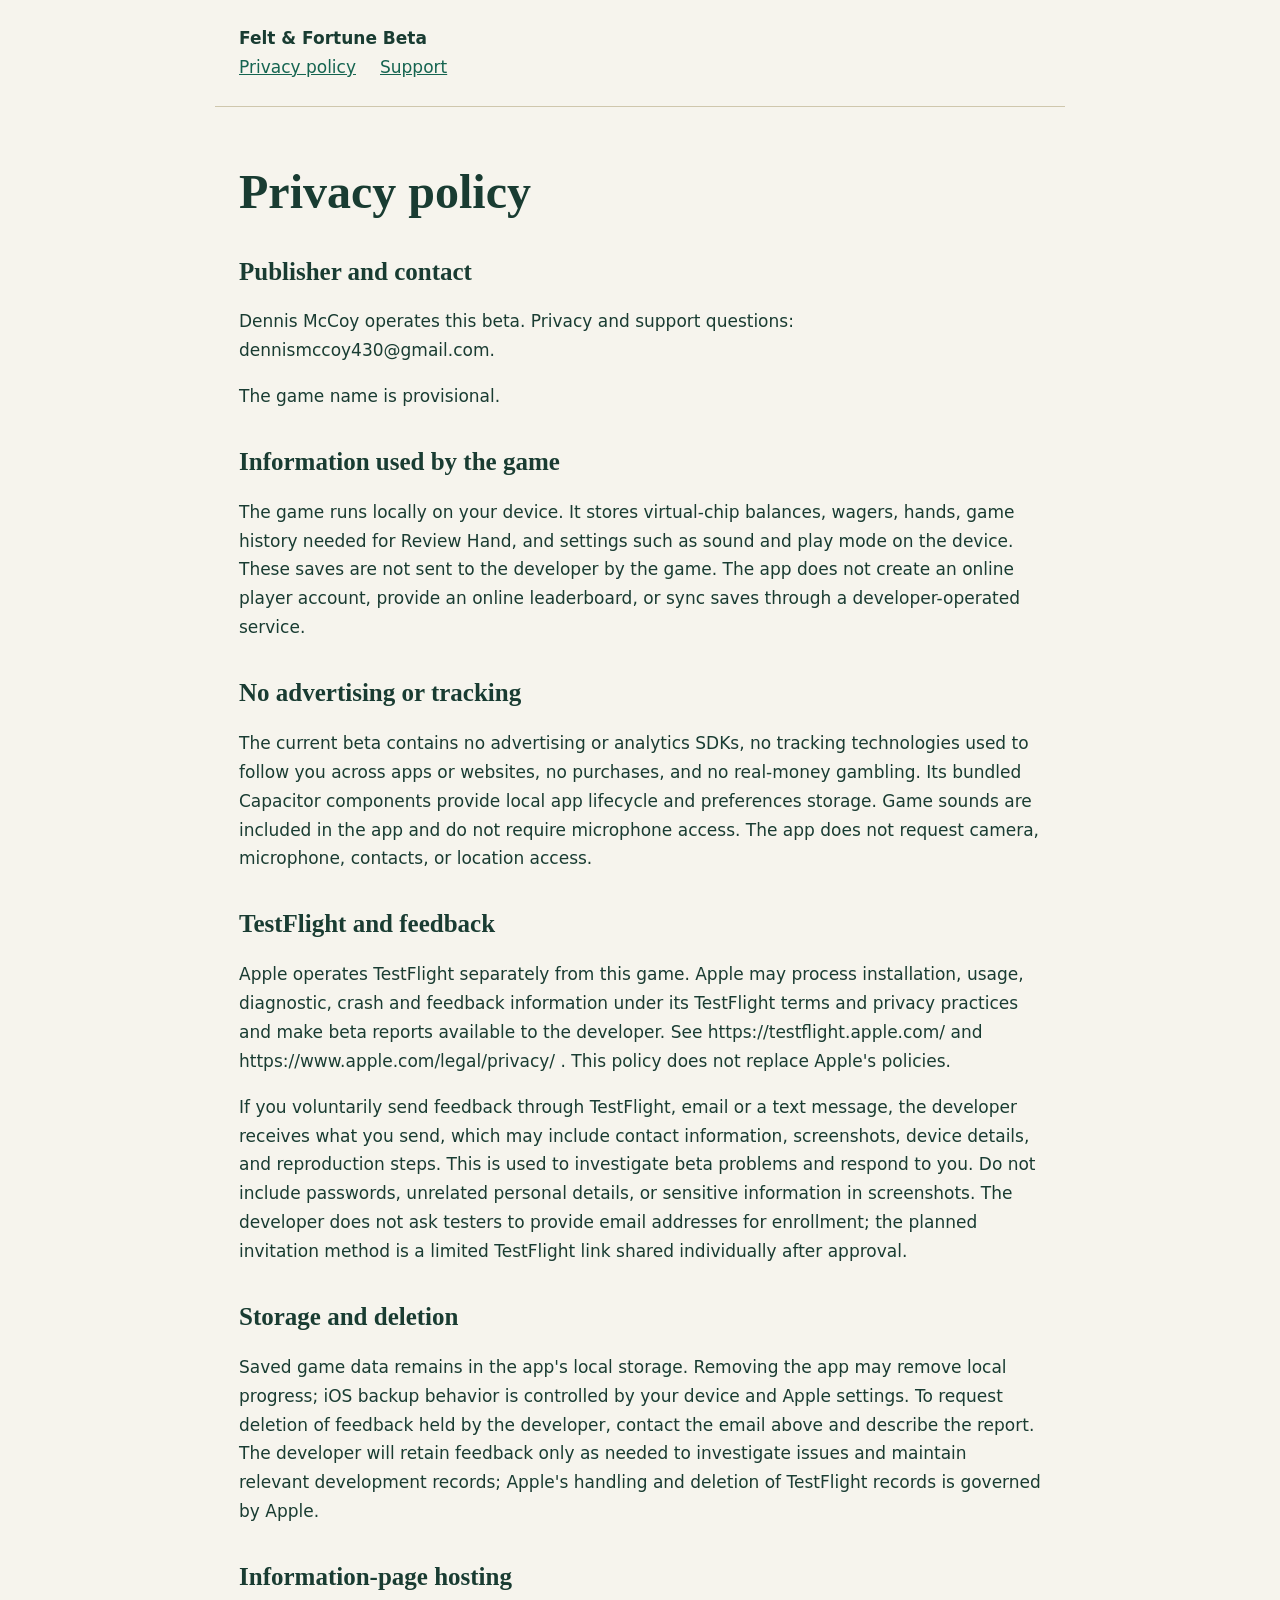
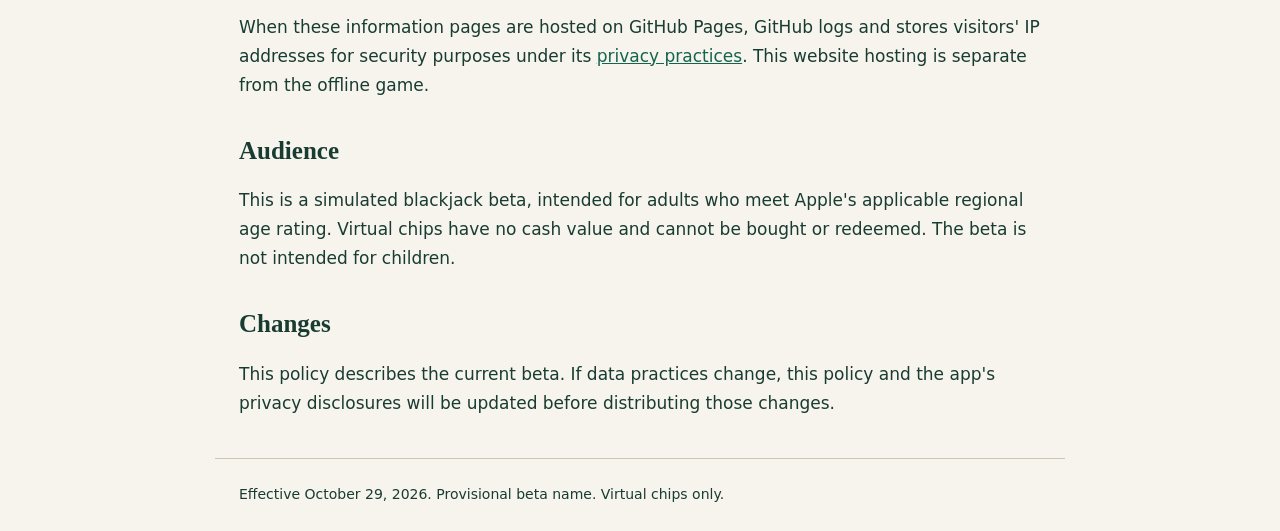
<file: index.html>
<!doctype html><html lang="en"><meta charset="utf-8"><meta name="viewport" content="width=device-width,initial-scale=1"><meta name="robots" content="noindex,nofollow"><title>Privacy policy | Felt &amp; Fortune Beta</title><link rel="stylesheet" href="style.css"><header><strong>Felt &amp; Fortune Beta</strong><nav aria-label="Information"><a href="index.html">Privacy policy</a><a href="support.html">Support</a></nav></header><main><h1>Privacy policy</h1><h2>Publisher and contact</h2><p>Dennis McCoy operates this beta. Privacy and support questions: dennismccoy430@gmail.com.</p><p>The game name is provisional.</p><h2>Information used by the game</h2><p>The game runs locally on your device. It stores virtual-chip balances, wagers, hands, game history needed for Review Hand, and settings such as sound and play mode on the device. These saves are not sent to the developer by the game. The app does not create an online player account, provide an online leaderboard, or sync saves through a developer-operated service.</p><h2>No advertising or tracking</h2><p>The current beta contains no advertising or analytics SDKs, no tracking technologies used to follow you across apps or websites, no purchases, and no real-money gambling. Its bundled Capacitor components provide local app lifecycle and preferences storage. Game sounds are included in the app and do not require microphone access. The app does not request camera, microphone, contacts, or location access.</p><h2>TestFlight and feedback</h2><p>Apple operates TestFlight separately from this game. Apple may process installation, usage, diagnostic, crash and feedback information under its TestFlight terms and privacy practices and make beta reports available to the developer. See https://testflight.apple.com/ and https://www.apple.com/legal/privacy/ . This policy does not replace Apple&#x27;s policies.</p><p>If you voluntarily send feedback through TestFlight, email or a text message, the developer receives what you send, which may include contact information, screenshots, device details, and reproduction steps. This is used to investigate beta problems and respond to you. Do not include passwords, unrelated personal details, or sensitive information in screenshots. The developer does not ask testers to provide email addresses for enrollment; the planned invitation method is a limited TestFlight link shared individually after approval.</p><h2>Storage and deletion</h2><p>Saved game data remains in the app&#x27;s local storage. Removing the app may remove local progress; iOS backup behavior is controlled by your device and Apple settings. To request deletion of feedback held by the developer, contact the email above and describe the report. The developer will retain feedback only as needed to investigate issues and maintain relevant development records; Apple&#x27;s handling and deletion of TestFlight records is governed by Apple.</p><h2>Information-page hosting</h2><p>When these information pages are hosted on GitHub Pages, GitHub logs and stores visitors' IP addresses for security purposes under its <a href="https://docs.github.com/en/site-policy/privacy-policies/github-general-privacy-statement">privacy practices</a>. This website hosting is separate from the offline game.</p><h2>Audience</h2><p>This is a simulated blackjack beta, intended for adults who meet Apple&#x27;s applicable regional age rating. Virtual chips have no cash value and cannot be bought or redeemed. The beta is not intended for children.</p><h2>Changes</h2><p>This policy describes the current beta. If data practices change, this policy and the app&#x27;s privacy disclosures will be updated before distributing those changes.</p></main><footer>Effective October 29, 2026. Provisional beta name. Virtual chips only.</footer></html>
</file>
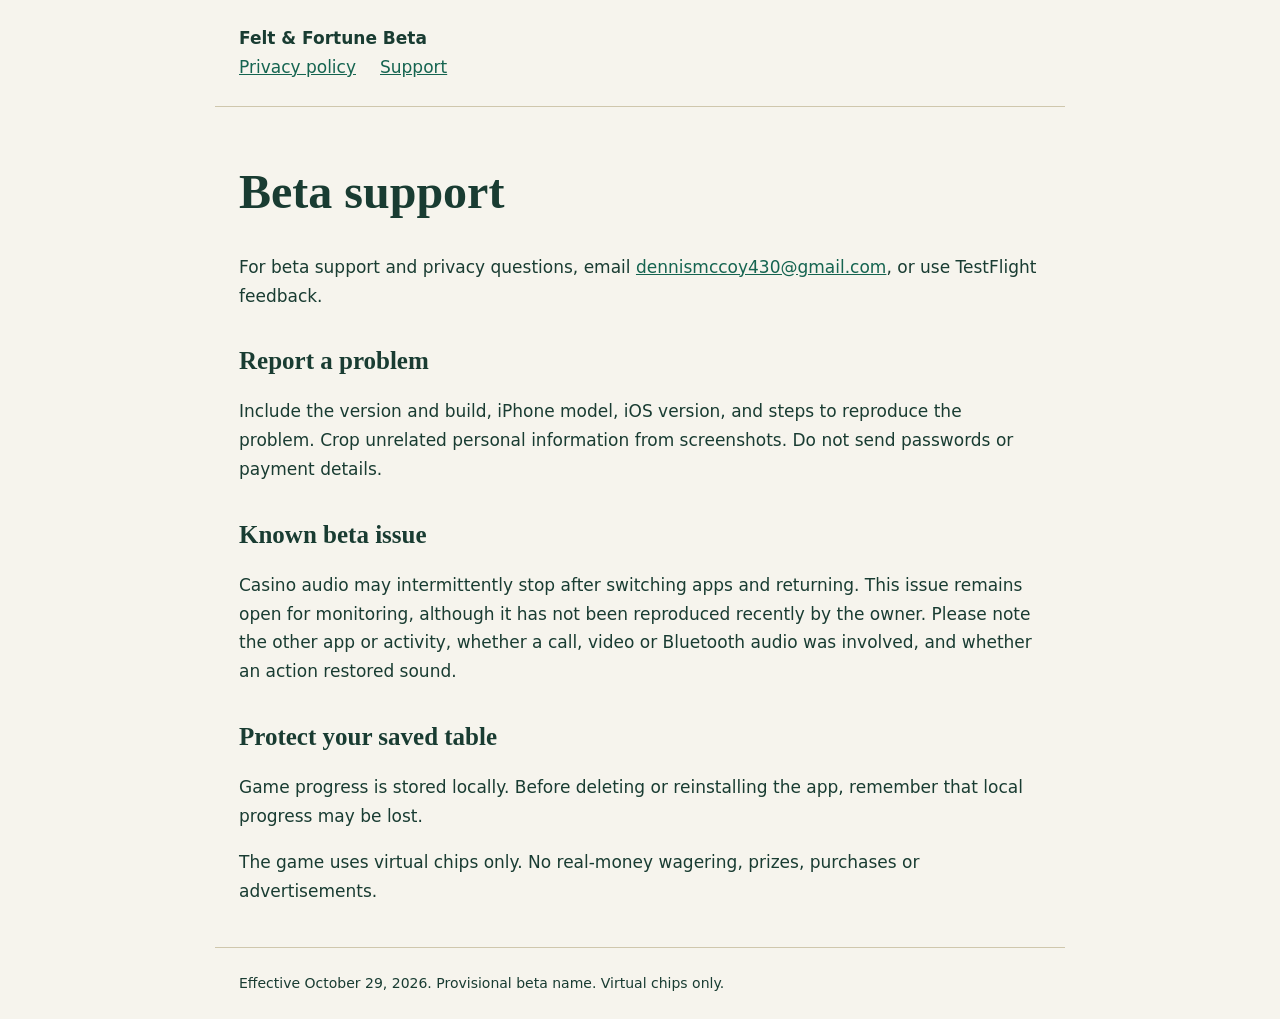
<file: support.html>
<!doctype html><html lang="en"><meta charset="utf-8"><meta name="viewport" content="width=device-width,initial-scale=1"><meta name="robots" content="noindex,nofollow"><title>Beta support | Felt &amp; Fortune Beta</title><link rel="stylesheet" href="style.css"><header><strong>Felt &amp; Fortune Beta</strong><nav aria-label="Information"><a href="index.html">Privacy policy</a><a href="support.html">Support</a></nav></header><main><h1>Beta support</h1><p>For beta support and privacy questions, email <a href="mailto:dennismccoy430@gmail.com">dennismccoy430@gmail.com</a>, or use TestFlight feedback.</p><h2>Report a problem</h2><p>Include the version and build, iPhone model, iOS version, and steps to reproduce the problem. Crop unrelated personal information from screenshots. Do not send passwords or payment details.</p><h2>Known beta issue</h2><p>Casino audio may intermittently stop after switching apps and returning. This issue remains open for monitoring, although it has not been reproduced recently by the owner. Please note the other app or activity, whether a call, video or Bluetooth audio was involved, and whether an action restored sound.</p><h2>Protect your saved table</h2><p>Game progress is stored locally. Before deleting or reinstalling the app, remember that local progress may be lost.</p><p>The game uses virtual chips only. No real-money wagering, prizes, purchases or advertisements.</p></main><footer>Effective October 29, 2026. Provisional beta name. Virtual chips only.</footer></html>
</file>
<file: style.css>
*{box-sizing:border-box}body{margin:0;background:#f6f4ed;color:#193c32;font:17px/1.7 system-ui,sans-serif}header,main,footer{max-width:850px;margin:auto;padding:24px}header{border-bottom:1px solid #cfc7ad}nav{display:flex;gap:24px}a{color:#156450}h1,h2{font-family:Georgia,serif;line-height:1.2}h1{font-size:clamp(32px,6vw,48px)}h2{font-size:25px;margin-top:36px}.draft{padding:12px 16px;background:#eee4c9;border-left:4px solid #9e7d2c}footer{font-size:14px;border-top:1px solid #cfc7ad}p{overflow-wrap:anywhere}
</file>
